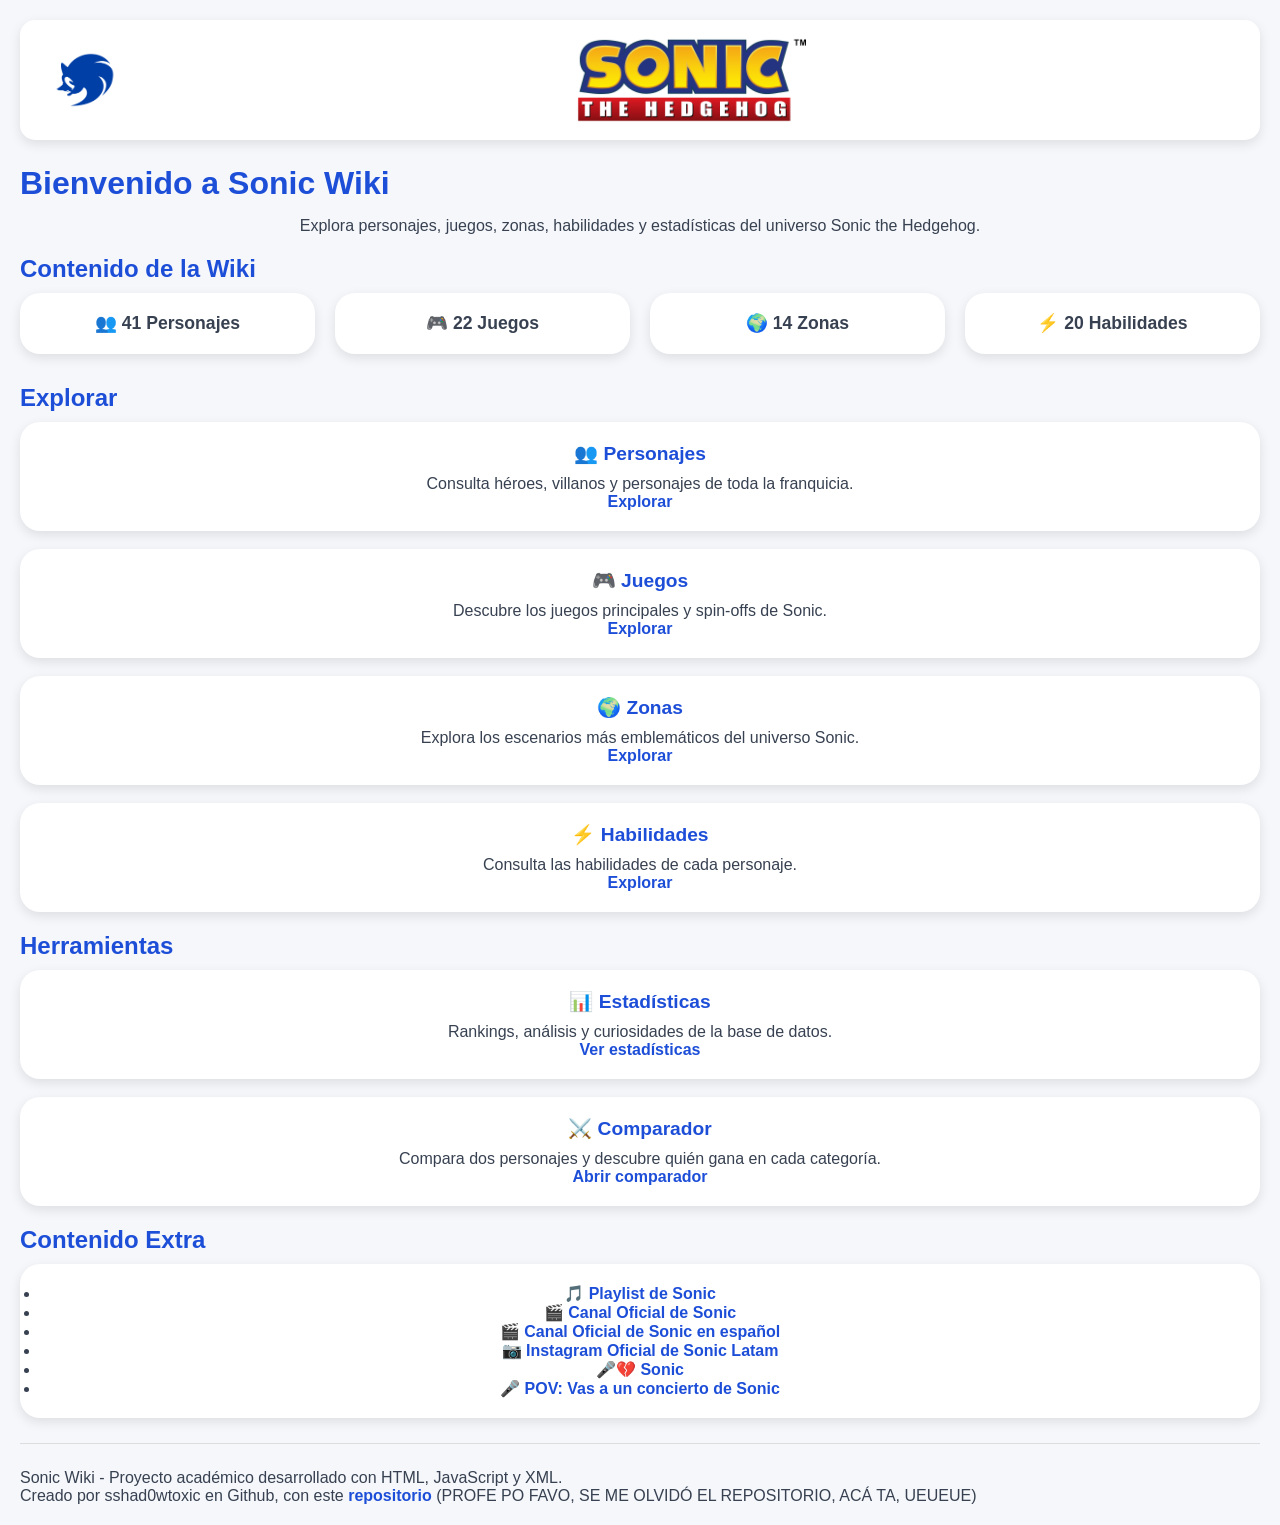
<file: index.html>
<!DOCTYPE html>

<html lang="es">
<head>
    <meta charset="UTF-8">
    <meta name="viewport" content="width=device-width, initial-scale=1.0">
    <title>Sonic Wiki</title>
    <link rel="stylesheet" href="css/estilos.css">
</head>
<body>

<header>

    <img
        src="img/logos/sonicinicio.png"
        alt="Sonic"
        width="80"
    >

    <img
        class="logo-principal"
        src="img/logos/soniclogo.png"
        alt="Sonic Wiki"
        height="90"
    >

</header>

<main>
    <h1>Bienvenido a Sonic Wiki</h1>

    <p style="text-align:center;">
        Explora personajes, juegos, zonas, habilidades y estadísticas
        del universo Sonic the Hedgehog.
    </p>

    <h2>Contenido de la Wiki</h2>

    <div class="estadisticas-grid">

        <div class="card">
            <p>👥 41 Personajes</p>
        </div>

        <div class="card">
            <p>🎮 22 Juegos</p>
        </div>

        <div class="card">
            <p>🌍 14 Zonas</p>
        </div>

        <div class="card">
            <p>⚡ 20 Habilidades</p>
        </div>

    </div>

    <h2>Explorar</h2>

    <div class="menu-principal">

        <div class="card">

            <h3>👥 Personajes</h3>

            <p>
                Consulta héroes, villanos y personajes
                de toda la franquicia.
            </p>

            <a
                href="personajes.html"
                class="link-boton">

                Explorar

            </a>

        </div>

        <br>

        <div class="card">

            <h3>🎮 Juegos</h3>

            <p>
                Descubre los juegos principales
                y spin-offs de Sonic.
            </p>

            <a
                href="juegos.html"
                class="link-boton">

                Explorar

            </a>

        </div>

        <br>

        <div class="card">

            <h3>🌍 Zonas</h3>

            <p>
                Explora los escenarios más emblemáticos
                del universo Sonic.
            </p>

            <a
                href="zonas.html"
                class="link-boton">

                Explorar

            </a>

        </div>

        <br>

        <div class="card">

            <h3>⚡ Habilidades</h3>

            <p>
                Consulta las habilidades
                de cada personaje.
            </p>

            <a
                href="habilidades.html"
                class="link-boton">

                Explorar

            </a>

        </div>

    </div>

    <h2>Herramientas</h2>

    <div class="menu-principal">

        <div class="card">

            <h3>📊 Estadísticas</h3>

            <p>
                Rankings, análisis y curiosidades
                de la base de datos.
            </p>

            <a
                href="estadisticas.html"
                class="link-boton">

                Ver estadísticas

            </a>

        </div>

        <br>

        <div class="card">

            <h3>⚔️ Comparador</h3>

            <p>
                Compara dos personajes y descubre
                quién gana en cada categoría.
            </p>

            <a
                href="comparador.html"
                class="link-boton">

                Abrir comparador

            </a>

        </div>

    </div>

    <h2>Contenido Extra</h2>

    <div class="card">

        <ul>

            <li>
                <a
                    href="https://open.spotify.com/playlist/4oGxW3liF7imGL08ZULAub?si=u1sLQwsnRNe6vY0XGBJjxA"
                    target="_blank">

                    🎵 Playlist de Sonic

                </a>
            </li>

            <li>
                <a
                    href="https://www.youtube.com/@SonictheHedgehog"
                    target="_blank">

                    🎬 Canal Oficial de Sonic

                </a>
            </li>

            <li>
                <a
                    href="https://www.youtube.com/@SonictheHedgehogLATAM"
                    target="_blank">

                    🎬 Canal Oficial de Sonic en español

                </a>
            </li>

            <li>
                <a
                    href="https://www.instagram.com/sonic_latam?utm_source=ig_web_button_share_sheet&igsh=ZDNlZDc0MzIxNw=="
                    target="_blank">

                    📷 Instagram Oficial de Sonic Latam

                </a>
            </li>

            <li>
                <a
                    href="https://vt.tiktok.com/ZSQ6bVYbC/"
                    target="_blank">

                    🎤💔 Sonic

                </a>
            </li>

            <li>
                <a
                    href="https://vt.tiktok.com/ZSQ6gcsvp/"
                    target="_blank">

                    🎤 POV: Vas a un concierto de Sonic

                </a>
            </li>

        </ul>

    </div>

    <hr>
    <footer>

        <p>
            Sonic Wiki - Proyecto académico desarrollado con HTML,
            JavaScript y XML.
        </p>

        <p>
            Creado por sshad0wtoxic en Github, con este <a href="https://github.com/sshad0wtoxic/ordinario-ftw" target="_blank">repositorio</a> (PROFE PO FAVO, SE ME OLVIDÓ EL REPOSITORIO, ACÁ TA, UEUEUE)
        </p>

    </footer>

</main>
</body>
</html>
</file>
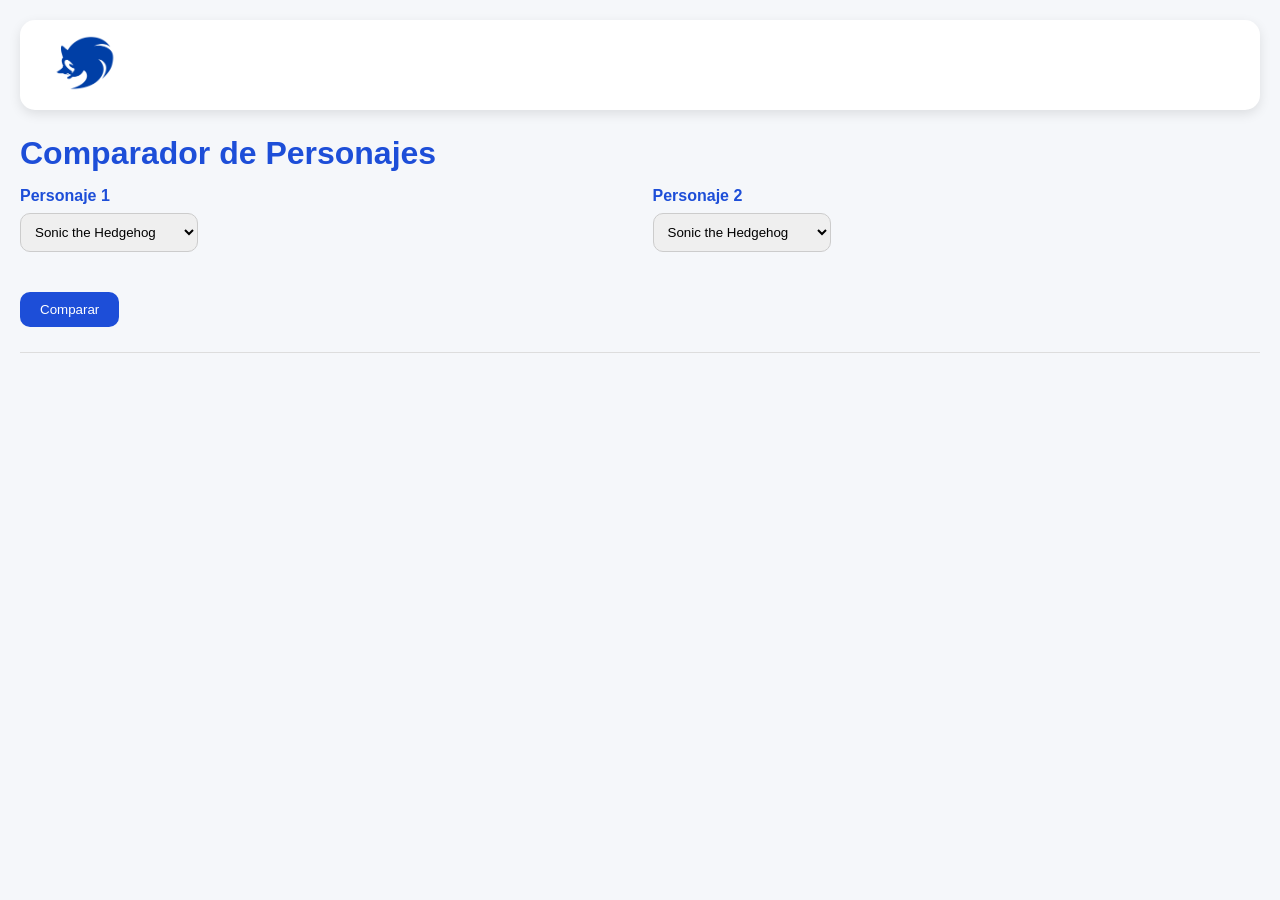
<file: comparador.html>
<!DOCTYPE html>
<html lang="es">
<head>
    <meta charset="UTF-8">
    <title>Comparador</title>
    <link rel="stylesheet" href="css/estilos.css">
</head>
<body>

    <header>
        <a href="index.html">
            <img
                src="img/logos/sonicinicio.png"
                alt="Sonic"
                width="80"
            >
        </a>
    </header>

    <main>

        <h1>Comparador de Personajes</h1>

        <div class="comparador-selectores">

            <div>

                <label for="personaje1">
                    Personaje 1
                </label>

                <select id="personaje1"></select>

            </div>

            <div>

                <label for="personaje2">
                    Personaje 2
                </label>

                <select id="personaje2"></select>

            </div>

        </div>

        <button onclick="comparar()">
            Comparar
        </button>

        <hr>

        <div id="resultado"></div>

    </main>

    <script src="js/modulos/xmlReader.js"></script>
    <script src="js/modulos/personajeManager.js"></script>
    <script src="js/comparador.js"></script>

</body>
</html>
</file>
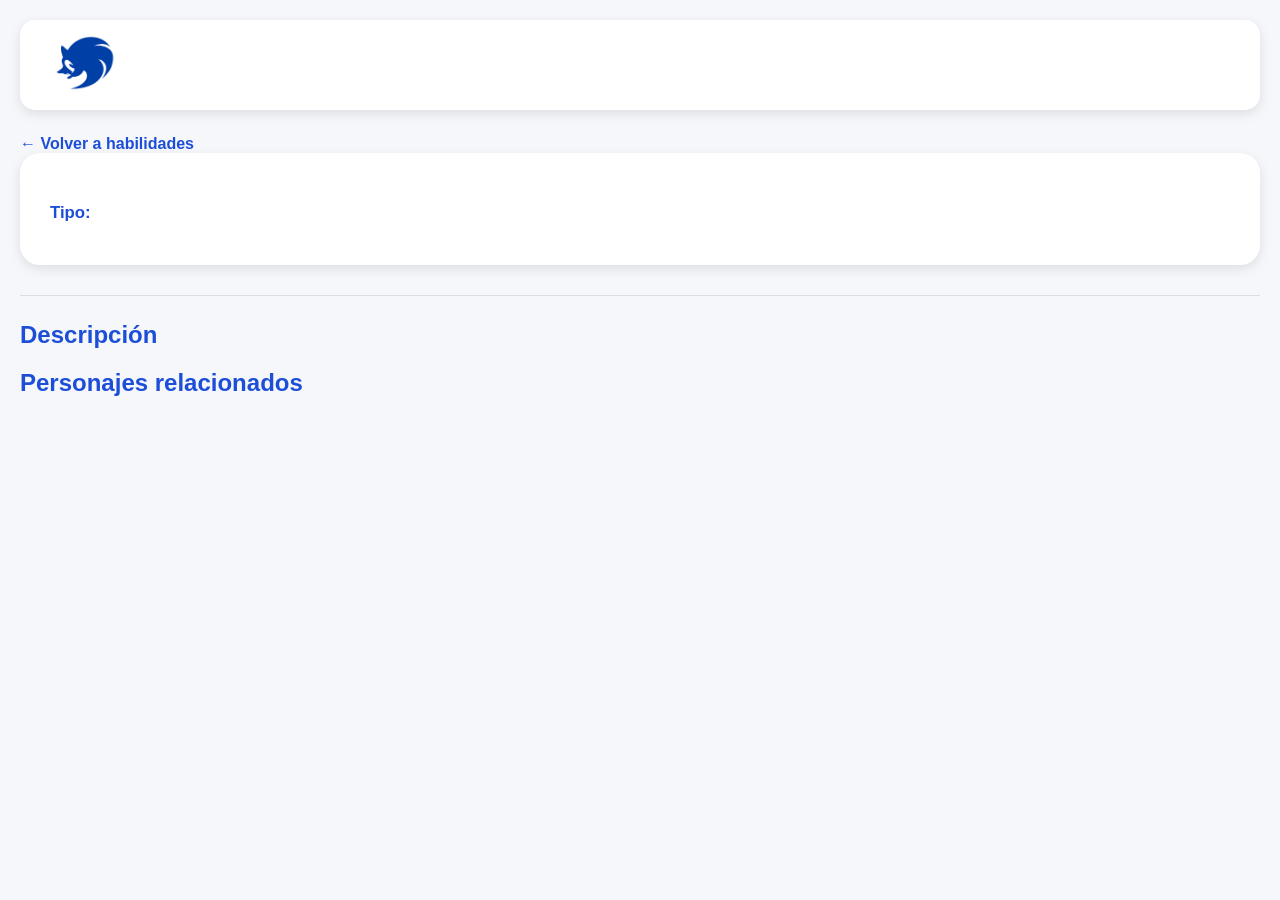
<file: detalleHabilidad.html>
<!DOCTYPE html>
<html lang="en">
<head>
    <meta charset="UTF-8">
    <meta name="viewport" content="width=device-width, initial-scale=1.0">
    <title>Detalles de la habilidad</title>
    <link rel="stylesheet" href="css/estilos.css">
</head>
<body>
    <header>
        <a href="index.html">
            <img
            src="img/logos/sonicinicio.png"
            alt="Sonic"
            width="80"
            >
        </a>
    </header>

    <main>
        <a href="habilidades.html">← Volver a habilidades</a>
        <div class="ficha-detalle">

            <div class="ficha-info">

                <h1 id="nombre"></h1>

                <p>

                    <strong>Tipo:</strong>

                    <span id="tipo"></span>

                </p>

            </div>

        </div>

        <hr>

        <h2>Descripción</h2>

        <p id="descripcion"></p>

        <h2>Personajes relacionados</h2>

        <ul id="listaPersonajes"></ul>

        <script src="js/modulos/xmlReader.js"></script>
        <script src="js/modulos/habilidadManager.js"></script>
        <script src="js/detalleHabilidad.js"></script>
    </main>
</body>
</html>
</file>
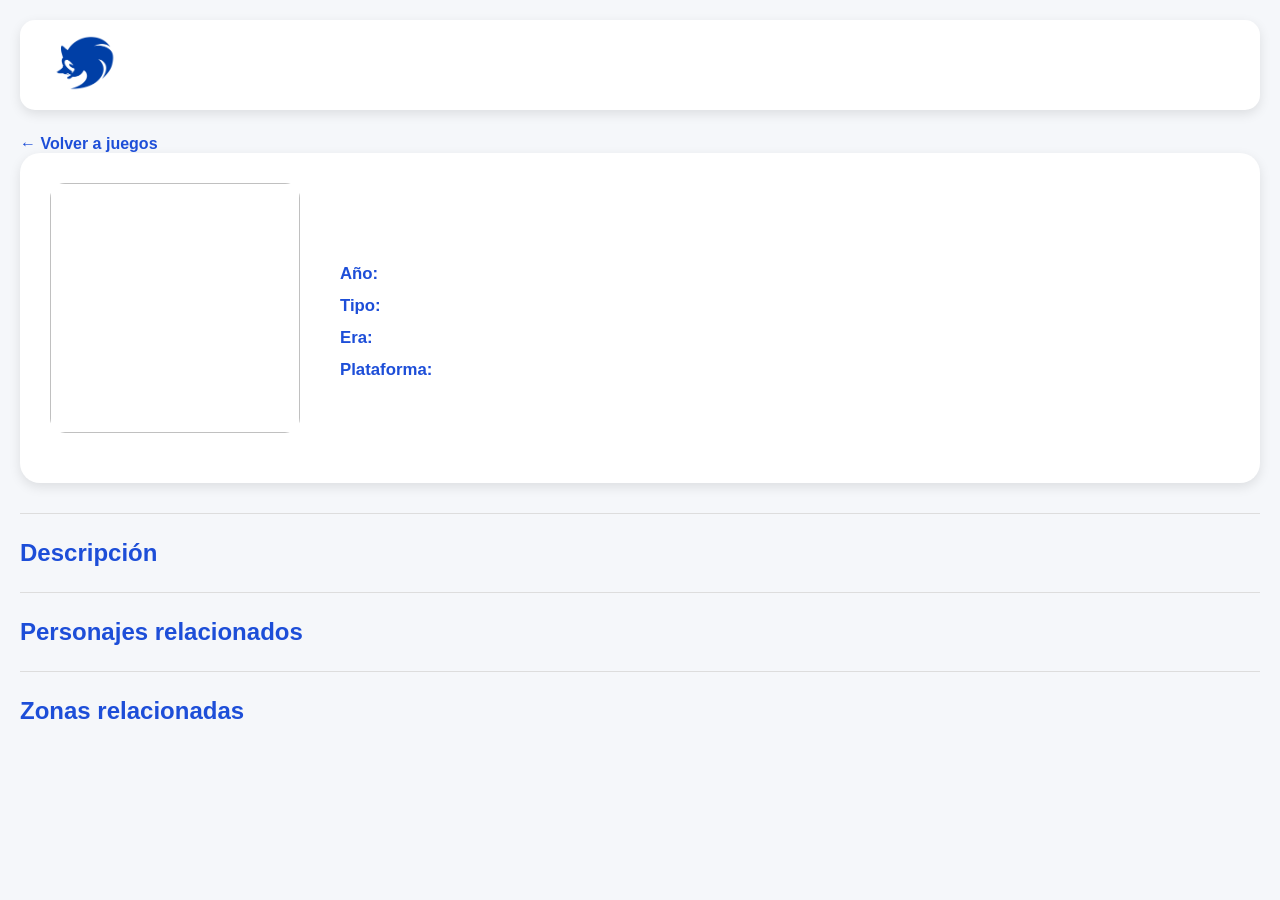
<file: detalleJuego.html>
<!DOCTYPE html>
<html lang="en">
<head>
    <meta charset="UTF-8">
    <meta name="viewport" content="width=device-width, initial-scale=1.0">
    <title>Detalle del Juego</title>
    <link rel="stylesheet" href="css/estilos.css">
</head>

<body>
    <header>
        <a href="index.html">
            <img
            src="img/logos/sonicinicio.png"
            alt="Sonic"
            width="80"
            >
        </a>
    </header>

    <main>
    <a href="juegos.html">← Volver a juegos</a>
    <div class="ficha-detalle">

        <div class="ficha-imagen">

            <img id="imagen">

        </div>

        <div class="ficha-info">

            <h1 id="nombre"></h1>

            <p>
                <strong>Año:</strong>
                <span id="anio"></span>
            </p>

            <p>
                <strong>Tipo:</strong>
                <span id="tipo"></span>
            </p>

            <p>
                <strong>Era:</strong>
                <span id="era"></span>
            </p>

            <p>
                <strong>Plataforma:</strong>
                <span id="plataforma"></span>
            </p>

        </div>

    </div>

    <hr>

    <h2>Descripción</h2>

    <p id="descripcion"></p>


    <hr>

    <h2>Personajes relacionados</h2>
    <ul id="listaPersonajes"></ul>

    <hr>

    <h2>Zonas relacionadas</h2>
    <ul id="listaZonas"></ul>

    <script src="js/modulos/xmlReader.js"></script>
    <script src="js/modulos/juegoManager.js"></script>
    <script src="js/detalleJuego.js"></script>
    </main>
</body>
</html>
</file>
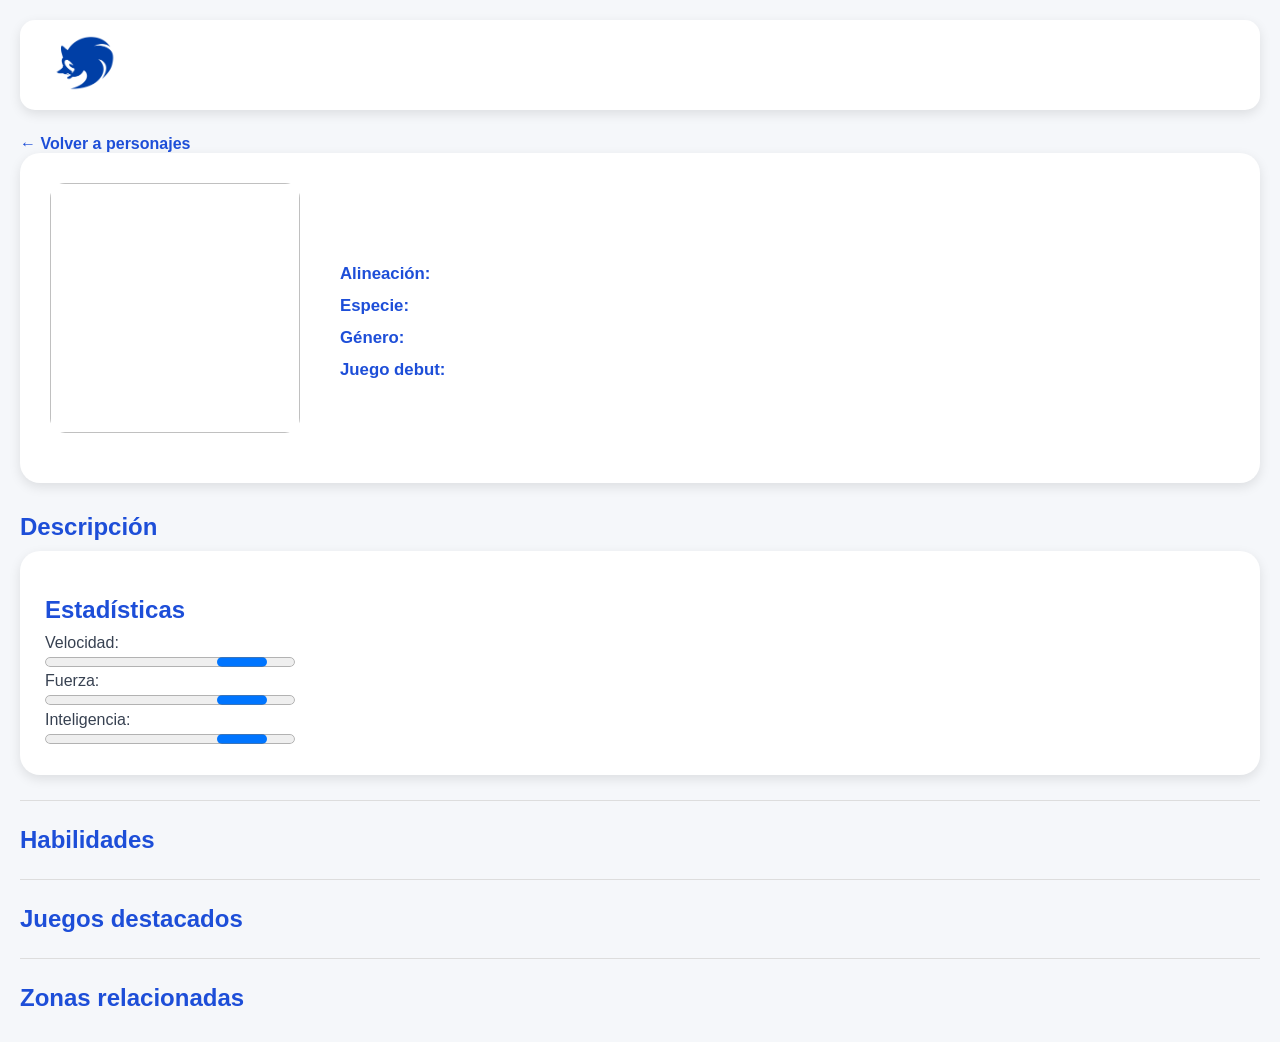
<file: detallePersonaje.html>
<!DOCTYPE html>
<html lang="es">
<head>
    <meta charset="UTF-8">
    <title>Detalle de Personaje</title>
    <link rel="stylesheet" href="css/estilos.css">
</head>
<body>
    <header>
        <a href="index.html">
            <img
            src="img/logos/sonicinicio.png"
            alt="Sonic"
            width="80"
            >
        </a>
    </header>

    <main>
    <a href="personajes.html">← Volver a personajes</a>
    <br>
        <div class="ficha-detalle">

        <div class="ficha-imagen">

            <img id="imagen">

        </div>

        <div class="ficha-info">

            <h1 id="nombre"></h1>

            <p>
                <strong>Alineación:</strong>
                <span id="alineacion"></span>
            </p>

            <p>
                <strong>Especie:</strong>
                <span id="especie"></span>
            </p>

            <p>
                <strong>Género:</strong>
                <span id="genero"></span>
            </p>

            <p>
                <strong>Juego debut:</strong>
                <span id="juegoDebut"></span>
            </p>

        </div>

    </div>

    <h2>Descripción</h2>
    <p id="descripcion"></p>

    <div class="estadisticas">
        <!--Estadísticas del personaje-->
        <h2>Estadísticas</h2>

        <p>
            Velocidad: <span id="valorVelocidad"></span>
        </p>
        <progress id="velocidad" max="100"></progress>

        <p>
            Fuerza: <span id="valorFuerza"></span>
        </p>
        <progress id="fuerza" max="100"></progress>

        <p>
            Inteligencia: <span id="valorInteligencia"></span>
        </p>
        <progress id="inteligencia" max="100"></progress>

    </div>

        <!--Habilidades del personaje-->
        <hr>

        <h2>Habilidades</h2>

        <ul id="listaHabilidades"></ul>

        <!--Juegos en los que aparece-->
        <hr>

        <h2>Juegos destacados</h2>

        <ul id="listaJuegos"></ul>

        <!--Zonas relacionadas al personaje-->
        <hr>
        
        <h2>Zonas relacionadas</h2>

        <ul id="listaZonas"></ul>



    </div>

    <script src="js/modulos/xmlReader.js"></script>
    <script src="js/modulos/personajeManager.js"></script>
    <script src="js/modulos/habilidadManager.js"></script>
    <script src="js/modulos/juegoManager.js"></script>
    <script src="js/modulos/zonasManager.js"></script>
    <script src="js/detallePersonaje.js"></script>
</main>
</body>
</html>
</file>
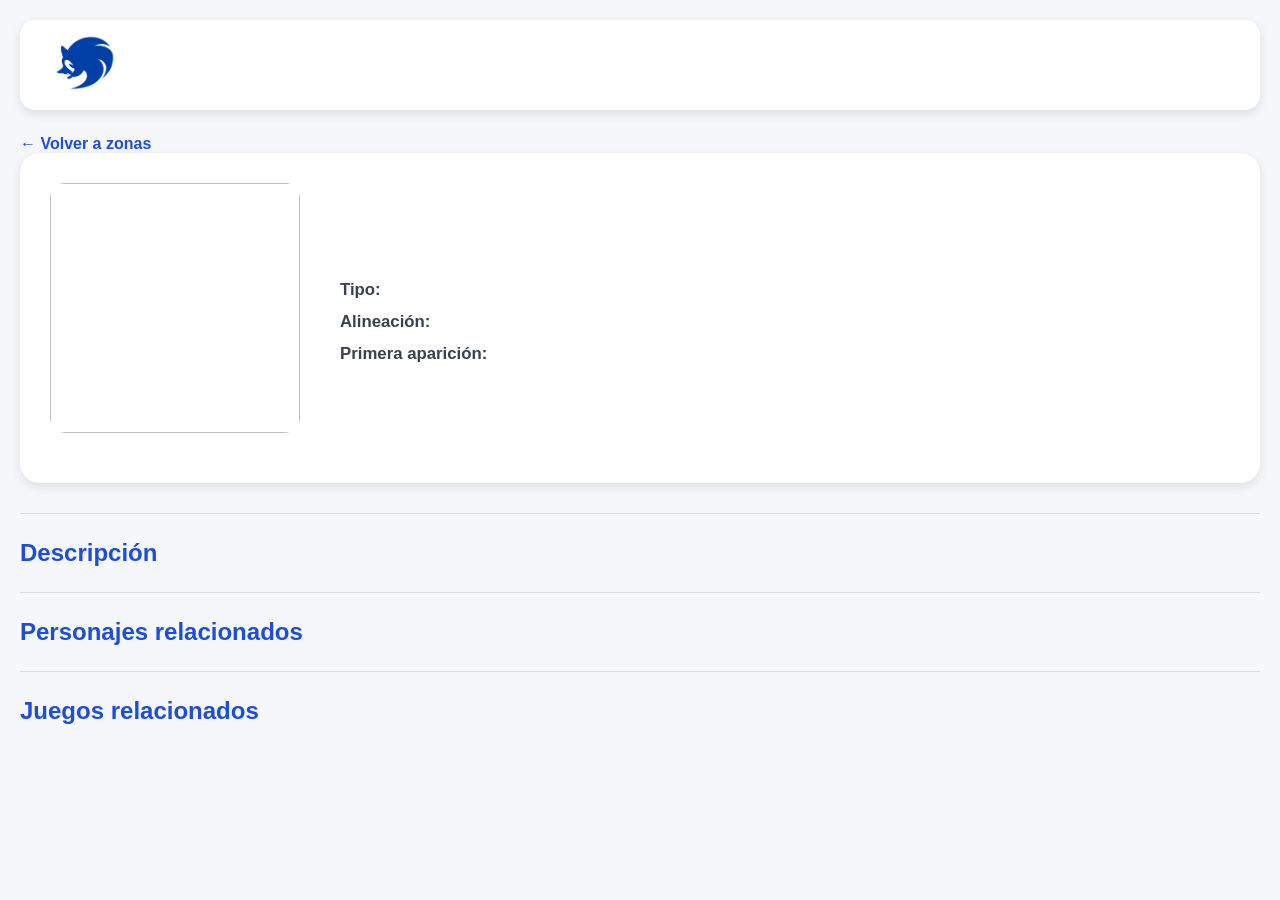
<file: detalleZona.html>
<!DOCTYPE html>
<html lang="en">
<head>
    <meta charset="UTF-8">
    <meta name="viewport" content="width=device-width, initial-scale=1.0">
    <title>Detalles de la zona</title>
    <link rel="stylesheet" href="css/estilos.css">
</head>
<body>

    <header>
        <a href="index.html">
            <img
            src="img/logos/sonicinicio.png"
            alt="Sonic"
            width="80"
            >
        </a>
    </header>
    
    <main>
    <a href="zonas.html">← Volver a zonas</a>

    <div class="ficha-detalle">

        <div class="ficha-imagen">

            <img id="imagen">

        </div>

        <div class="ficha-info">

            <h1 id="nombre"></h1>

            <p>
                <b>Tipo:</b>
                <span id="tipo"></span>
            </p>

            <p>
                <b>Alineación:</b>
                <span id="alineacion"></span>
            </p>

            <p>
                <b>Primera aparición:</b>
                <span id="primeraAparicion"></span>
            </p>

        </div>

    </div>

    <hr>

    <h2>Descripción</h2>

    <p id="descripcion"></p>
        <hr>

        <h2>Personajes relacionados</h2>
        <ul id="listaPersonajes"></ul>

        <hr>

        <h2>Juegos relacionados</h2>
        <ul id="listaJuegos"></ul>

    <script src="js/modulos/xmlReader.js"></script>
    <script src="js/modulos/zonasManager.js"></script>
    <script src="js/modulos/juegoManager.js"></script>
    <script src="js/detalleZona.js"></script>
    </main>
</body>
</html>
</file>
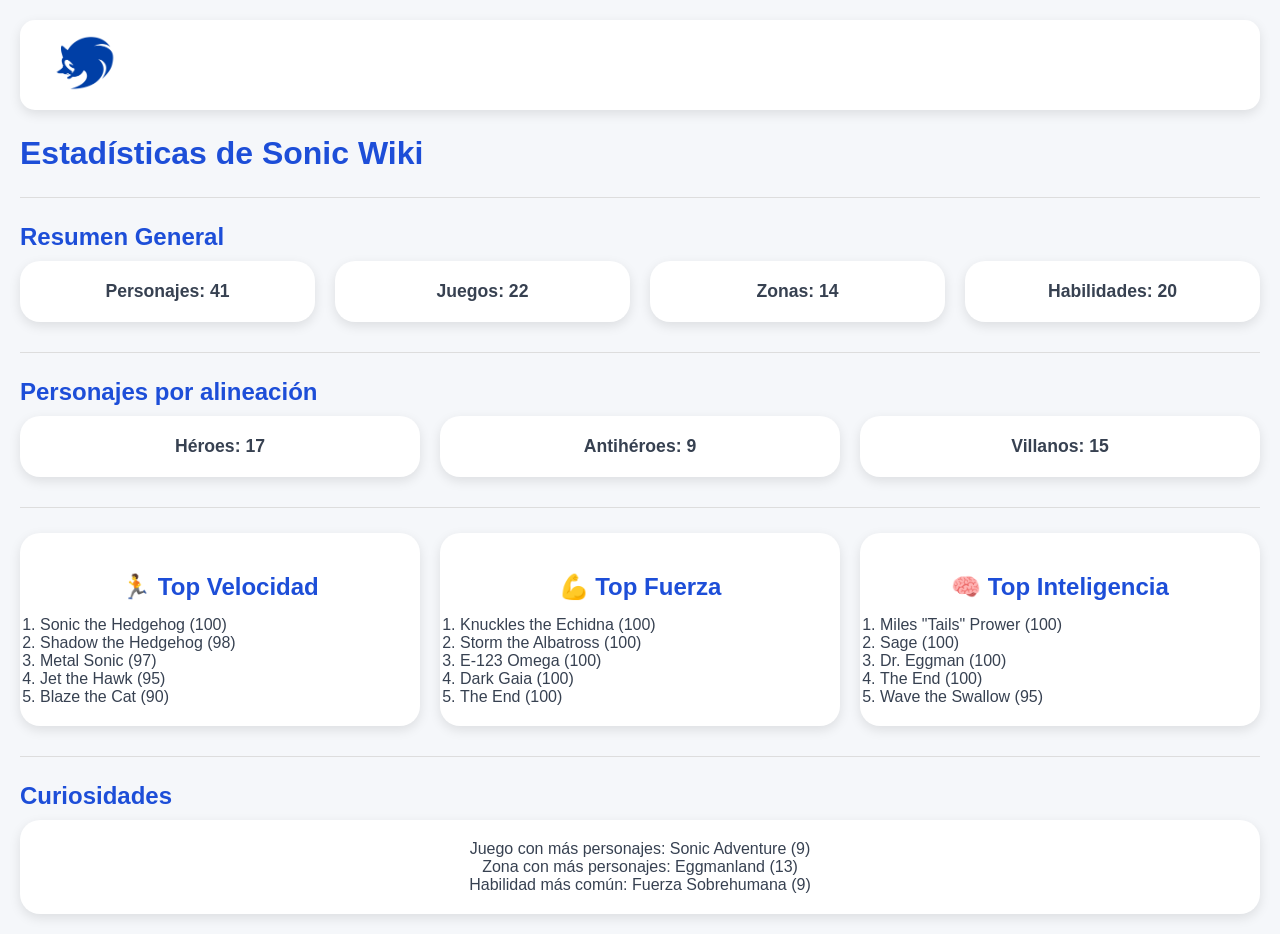
<file: estadisticas.html>
<!DOCTYPE html>
<html lang="es">
<head>
    <meta charset="UTF-8">
    <title>Estadísticas</title>
    <link rel="stylesheet" href="css/estilos.css">
</head>
<body>
    <header>
        <a href="index.html">
            <img
            src="img/logos/sonicinicio.png"
            alt="Sonic"
            width="80"
            >
        </a>
    </header>
    
    <main>
    <h1>Estadísticas de Sonic Wiki</h1>
    <hr>
    <h2>Resumen General</h2>

    <div class="estadisticas-grid">

        <div class="card">
            <p id="totalPersonajes"></p>
        </div>

        <div class="card">
            <p id="totalJuegos"></p>
        </div>

        <div class="card">
            <p id="totalZonas"></p>
        </div>

        <div class="card">
            <p id="totalHabilidades"></p>
        </div>

    </div>
    <hr>

    <h2>Personajes por alineación</h2>

    <div class="estadisticas-grid">

        <div class="card">
            <p id="heroes"></p>
        </div>

        <div class="card">
            <p id="antiheroes"></p>
        </div>

        <div class="card">
            <p id="villanos"></p>
        </div>

    </div>

    <hr>

    <div class="estadisticas-grid">

        <div class="card">

            <h2>🏃 Top Velocidad</h2>

            <ol id="topVelocidad"></ol>

        </div>

        <div class="card">

            <h2>💪 Top Fuerza</h2>

            <ol id="topFuerza"></ol>

        </div>

        <div class="card">

            <h2>🧠 Top Inteligencia</h2>

            <ol id="topInteligencia"></ol>

        </div>

    </div>

    <hr>
    

    <h2>Curiosidades</h2>

    <div class="card">

        <p id="juegoMasPersonajes"></p>

        <p id="zonaMasPersonajes"></p>

        <p id="habilidadMasComun"></p>

    </div>

    <script src="js/modulos/xmlReader.js"></script>
    <script src="js/estadisticas.js"></script>
    </main>
</body>
</html>
</file>
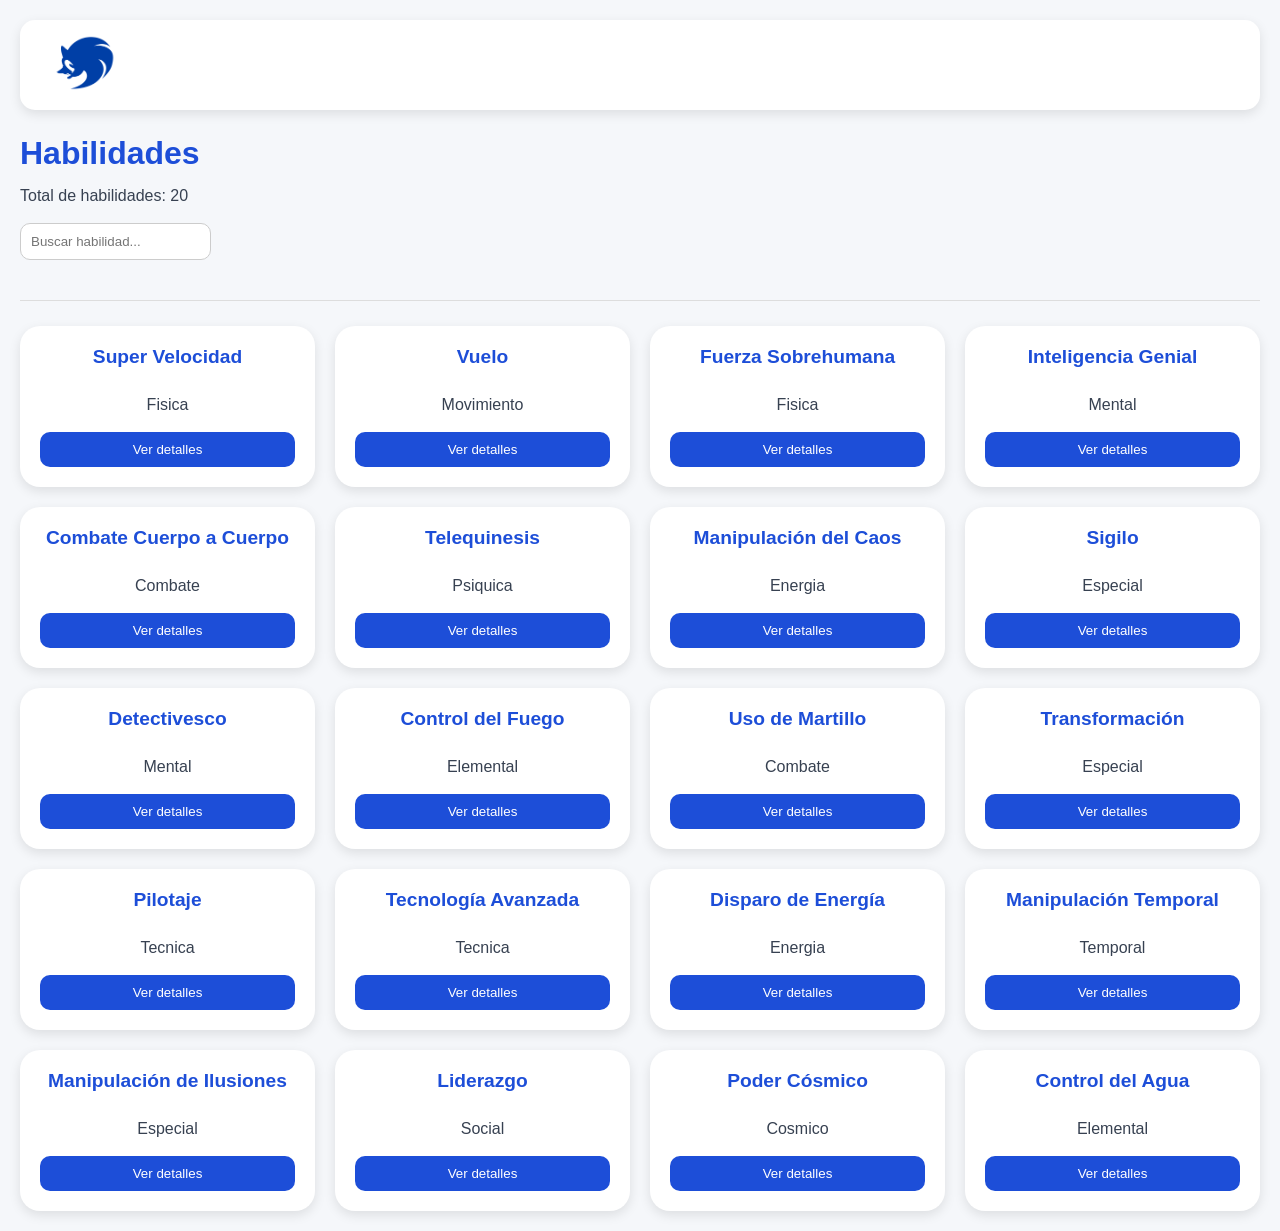
<file: habilidades.html>
<!DOCTYPE html>
<html lang="en">
<head>
    <meta charset="UTF-8">
    <meta name="viewport" content="width=device-width, initial-scale=1.0">
    <title>Habilidades</title>
    <link rel="stylesheet" href="css/estilos.css">
</head>
<body>
    <header>
        <a href="index.html">
            <img
            src="img/logos/sonicinicio.png"
            alt="Sonic"
            width="80"
            >
        </a>
    </header>

    <main>
    <h1>Habilidades</h1>

    <p id="contador"></p>
    <br>

    <input
        type="text"
        id="buscador"
        placeholder="Buscar habilidad..."
    >

    <hr>

    <div id="contenedorHabilidades"></div>


    <script src="js/modulos/xmlReader.js"></script>
    <script src="js/modulos/habilidadManager.js"></script>
    <script src="js/habilidades.js"></script>
    </main>
</body>
</html>
</file>
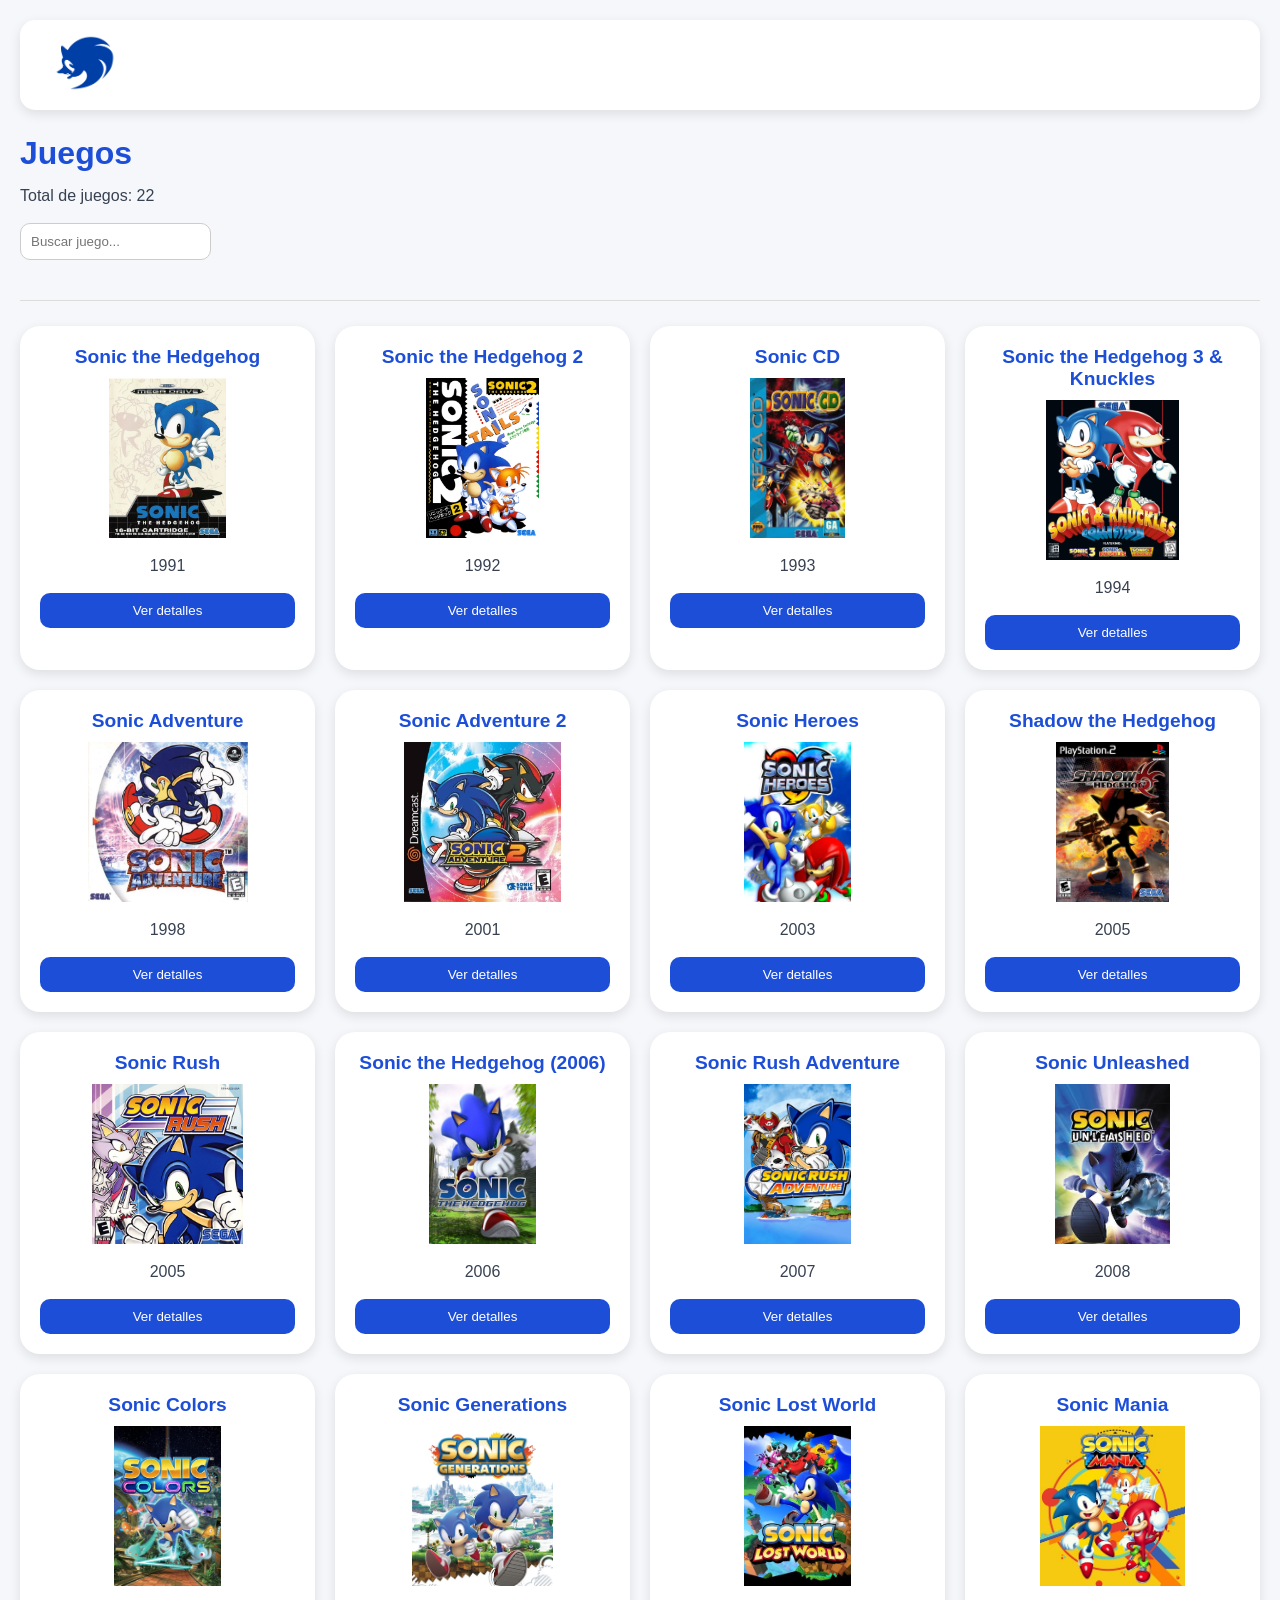
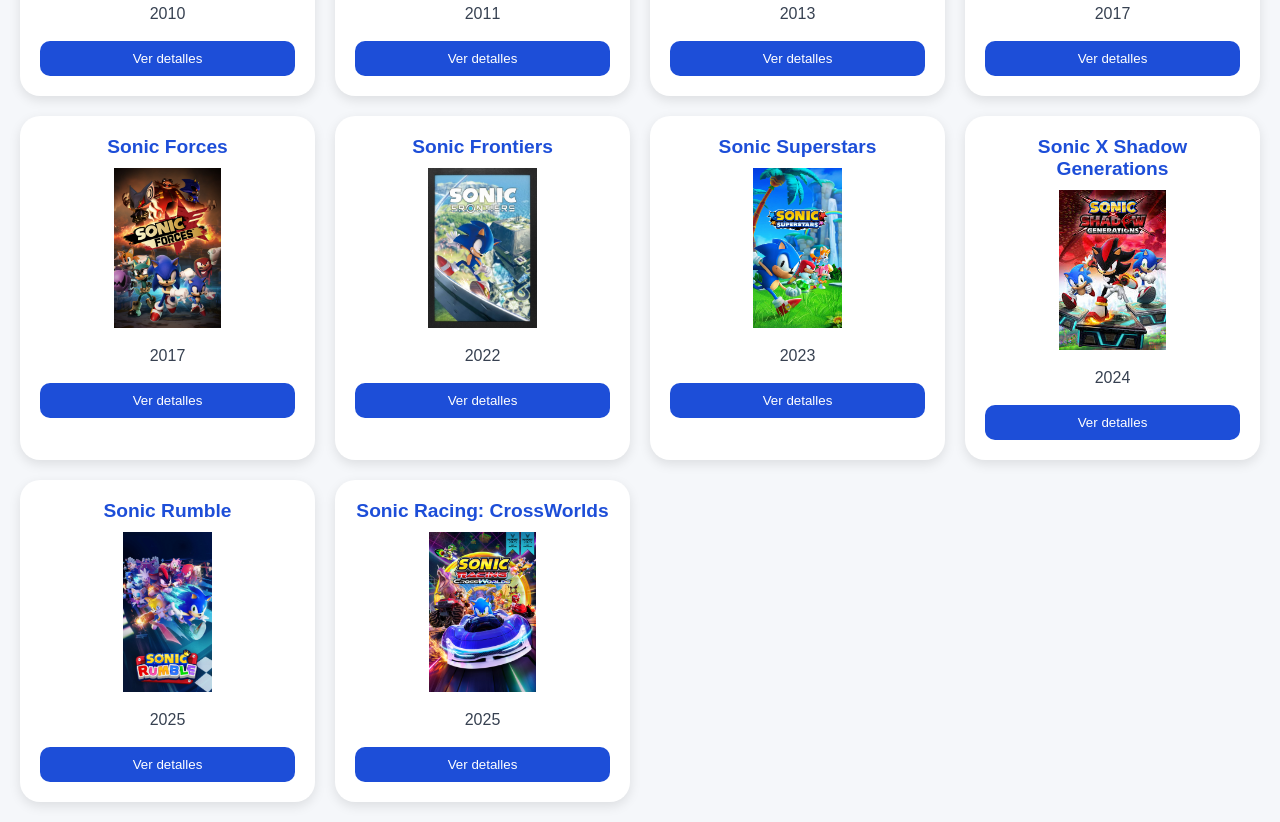
<file: juegos.html>
<!DOCTYPE html>
<html lang="es">
<head>
    <meta charset="UTF-8">
    <meta name="viewport" content="width=device-width, initial-scale=1.0">
    <title>Juegos</title>
    <link rel="stylesheet" href="css/estilos.css">
</head>
<body>
    <header>
        <a href="index.html">
            <img
            src="img/logos/sonicinicio.png"
            alt="Sonic"
            width="80"
            >
        </a>
    </header>

    <main>
    <h1>Juegos</h1>

    <p id="contador"></p>
    <br>
    <input
        type="text"
        id="buscador"
        placeholder="Buscar juego..."
    >

    <hr>

    <div id="contenedorJuegos"></div>
    
    <script src="js/modulos/xmlReader.js"></script>
    <script src="js/modulos/juegoManager.js"></script>
    <script src="js/juegos.js"></script>
    </main>
</body>
</html>
</file>
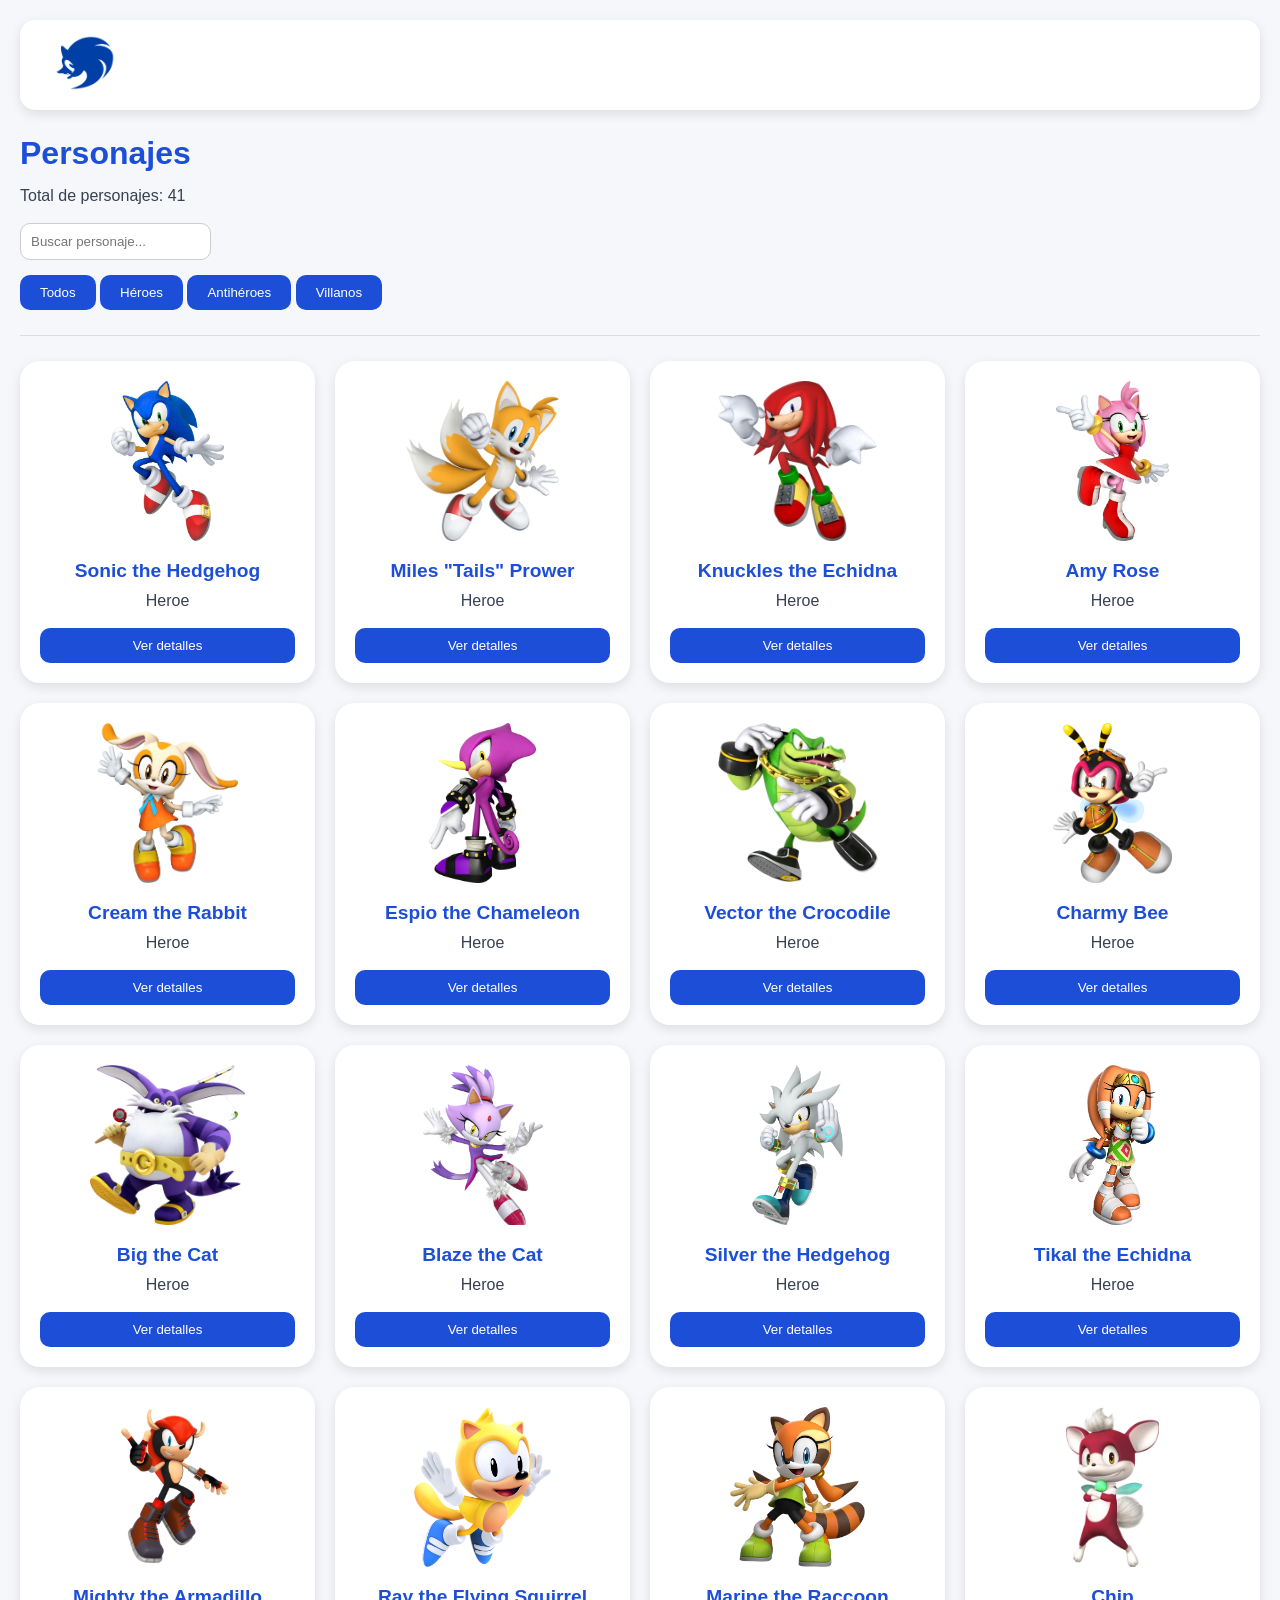
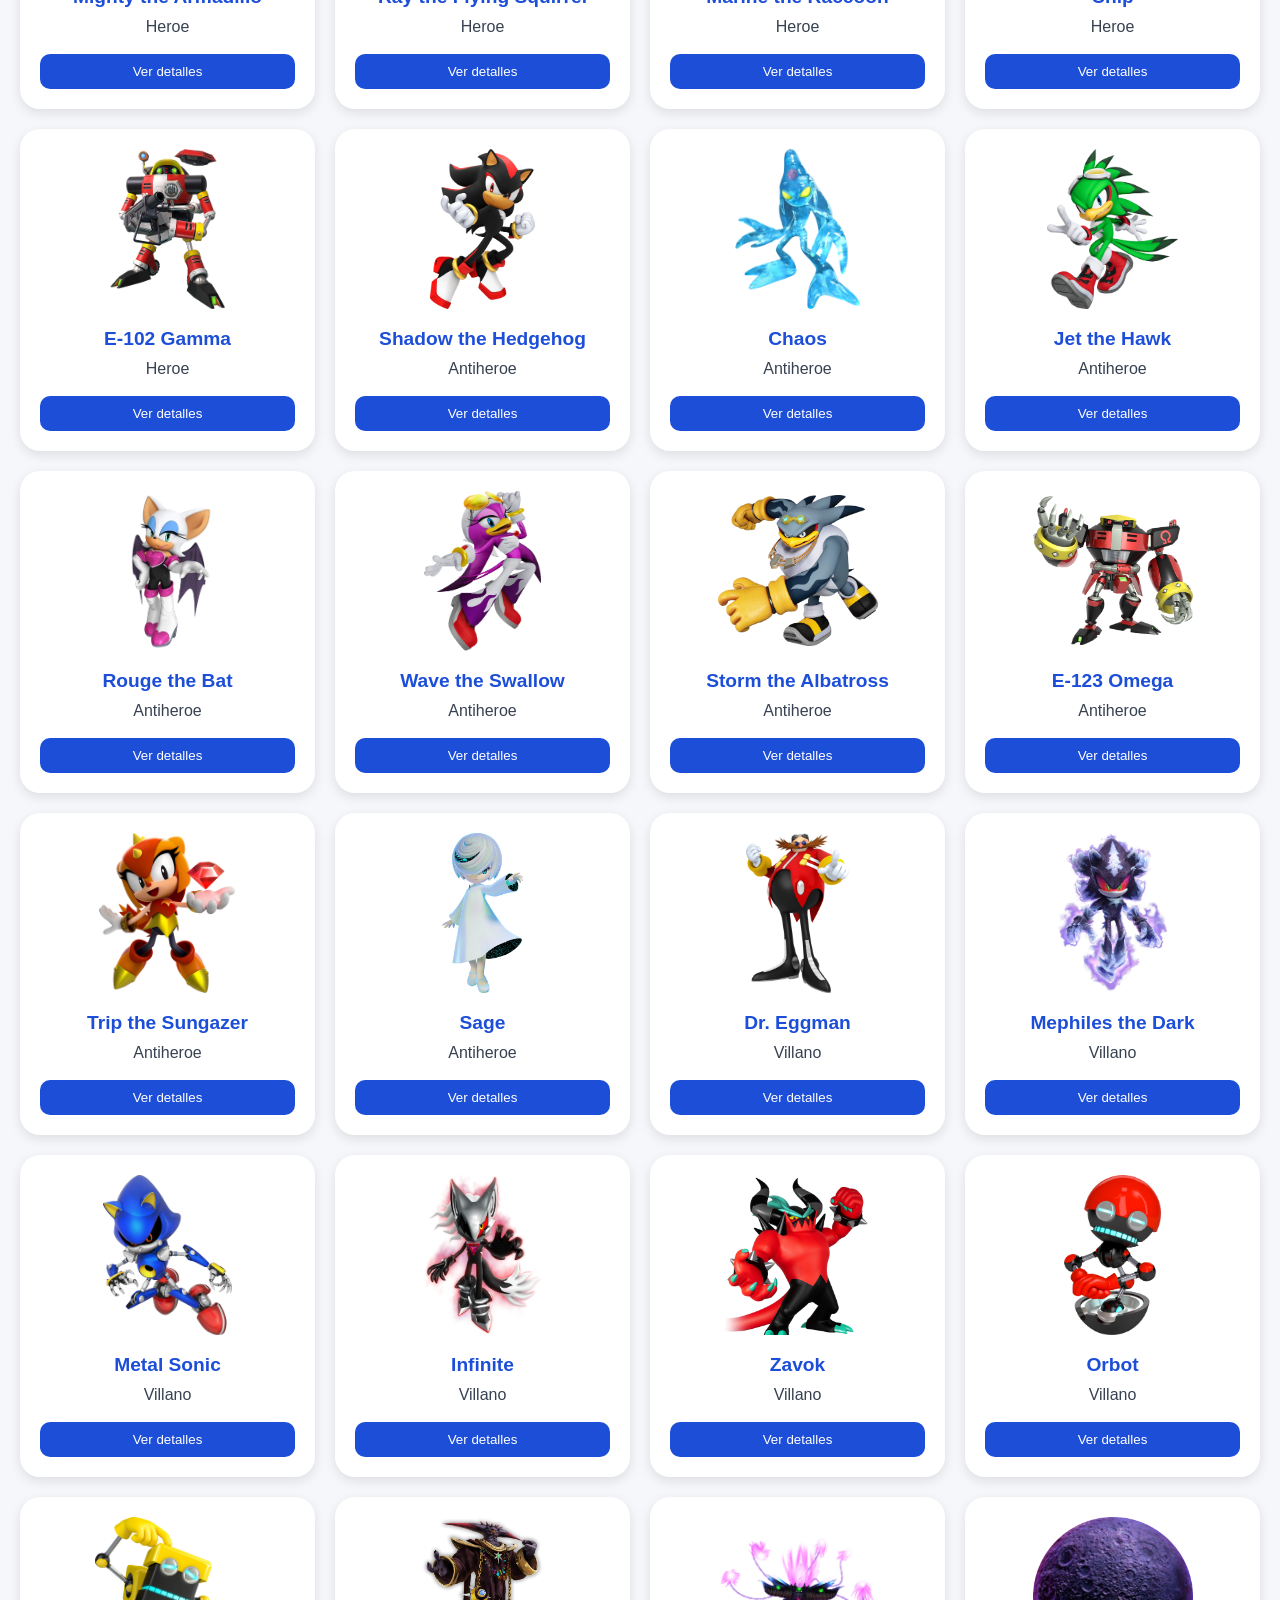
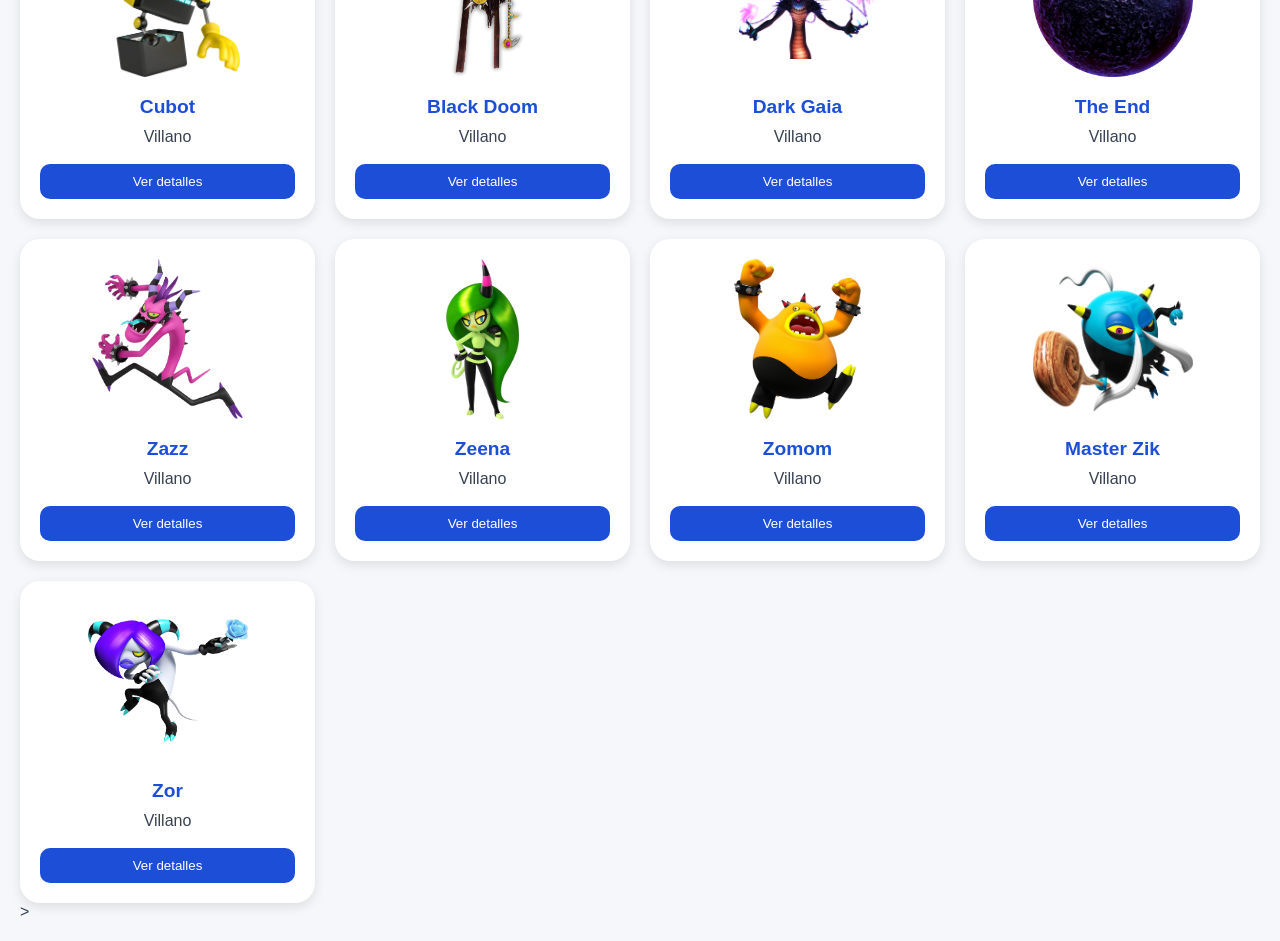
<file: personajes.html>
<!DOCTYPE html>
<html lang="es">
<head>
    <meta charset="UTF-8">
    <title>Personajes</title>
    <link rel="stylesheet" href="css/estilos.css">
</head>
<body>
    <header>
        <a href="index.html">
            <img
            src="img/logos/sonicinicio.png"
            alt="Sonic"
            width="80"
            >
        </a>
    </header>
    
    <main>
        <h1>Personajes</h1>

        <p id="contador"></p>
        <br>

        <input
            type="text"
            id="buscador"
            placeholder="Buscar personaje..."
        >

        <div class="filtros"> 

        <button onclick="filtrar('Todos')">Todos</button>
        <button onclick="filtrar('Heroe')">Héroes</button>
        <button onclick="filtrar('Antiheroe')">Antihéroes</button>
        <button onclick="filtrar('Villano')">Villanos</button>

        <hr>

        <div id="contenedorPersonajes"></div>

        <script src="js/personajes.js"></script>
    </main>
</body>
</html>>
</file>
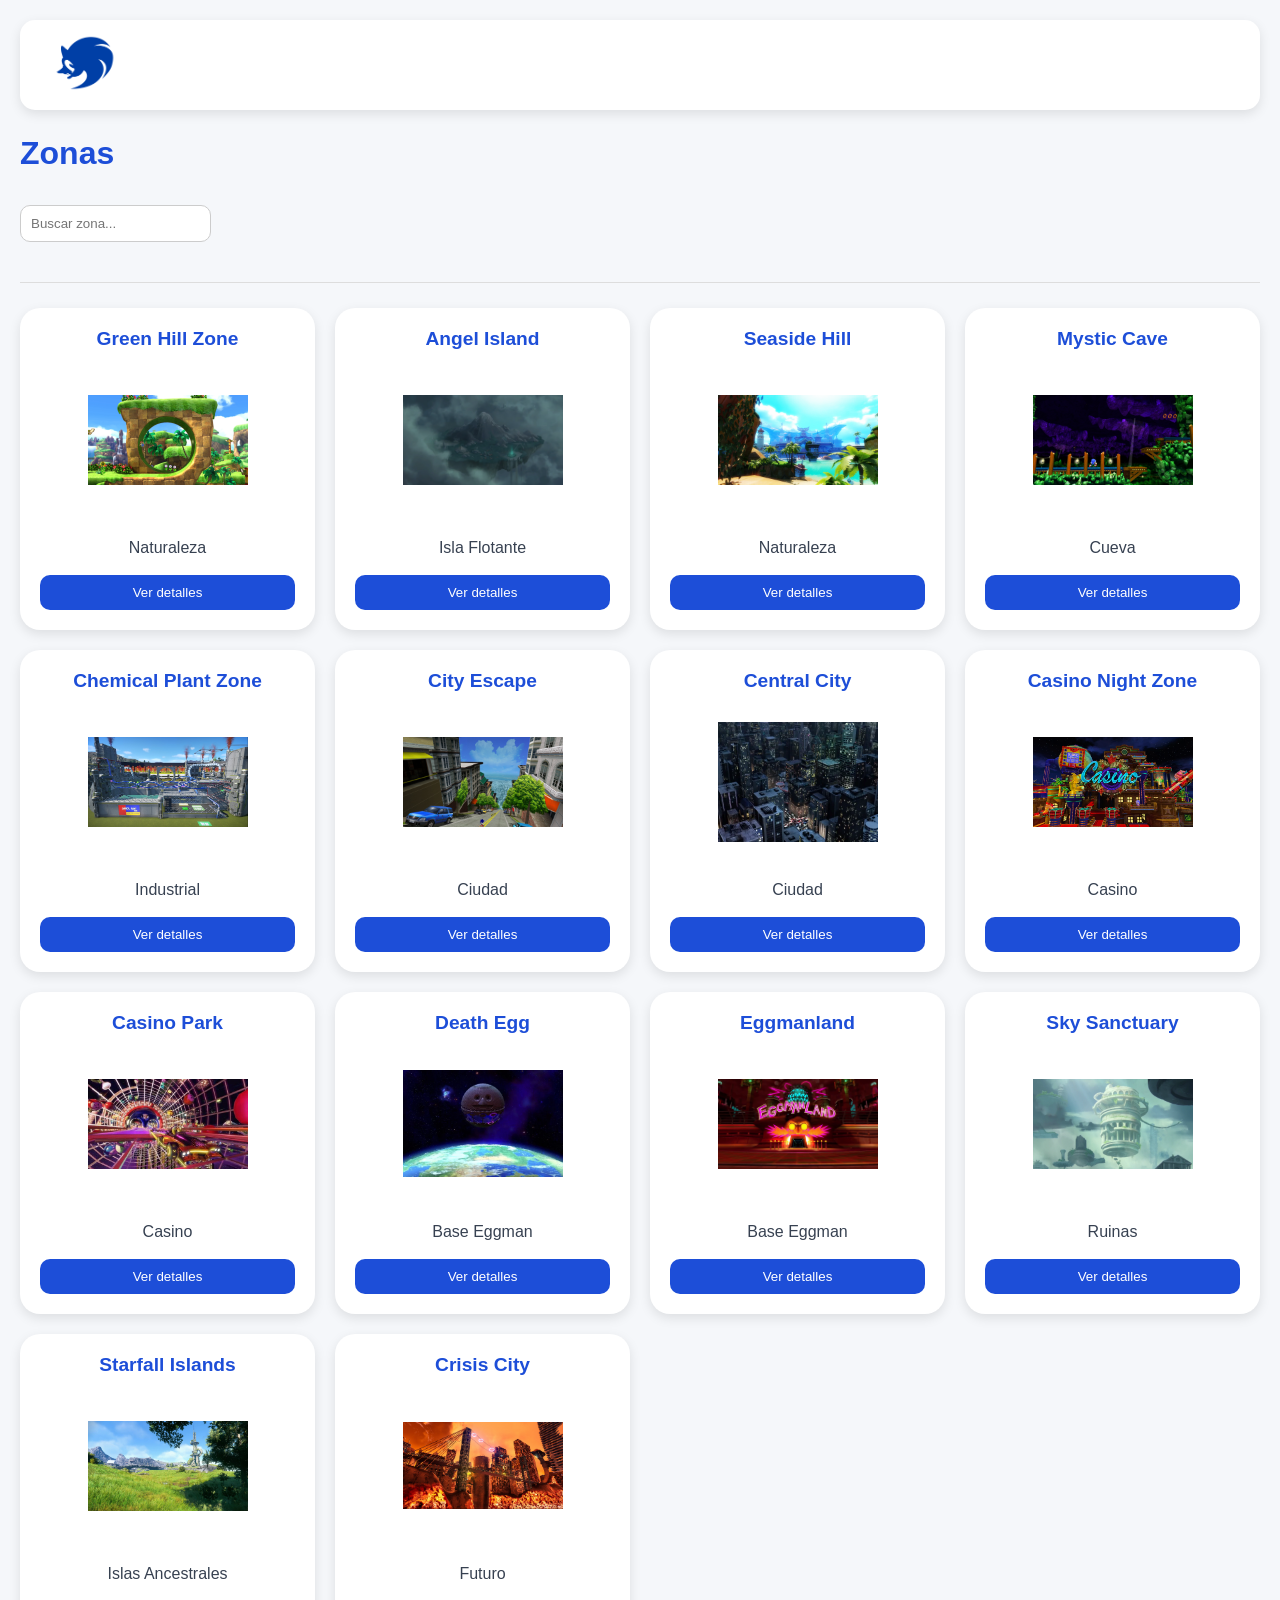
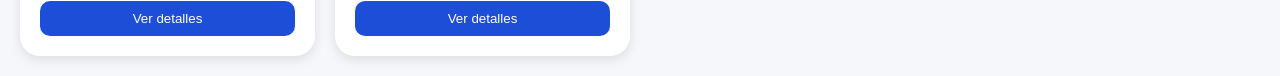
<file: zonas.html>
<!DOCTYPE html>
<html lang="en">
<head>
    <meta charset="UTF-8">
    <meta name="viewport" content="width=device-width, initial-scale=1.0">
    <title>Zonas</title>
    <link rel="stylesheet" href="css/estilos.css">
</head>
<body>
    <header>
        <a href="index.html">
            <img
            src="img/logos/sonicinicio.png"
            alt="Sonic"
            width="80"
            >
        </a>
    </header>
    
    <main>
    <h1>Zonas</h1>

    <p id="contador"></p>
    <br>

    <input
        type="text"
        id="buscador"
        placeholder="Buscar zona..."
    >

    <hr>

    <div id="contenedorZonas"></div>

    <script src="js/modulos/xmlReader.js"></script>
    <script src="js/modulos/zonasManager.js"></script>
    <script src="js/zonas.js"></script>
    </main>
</body>
</html>
</file>
<file: css/estilos.css>
/* ==========================
    VARIABLES
========================== */

:root {

    --azul-sonic: #1D4ED8;
    --azul-claro: #3B82F6;

    --amarillo-sonic: #FACC15;

    --blanco: #FFFFFF;

    --gris-fondo: #F5F7FA;

    --gris-texto: #374151;

    --sombra:
        0 4px 12px rgba(
            0,0,0,.1
        );
}

/* ==========================
    GENERAL
========================== */

* {

    margin: 0;

    padding: 0;

    box-sizing: border-box;
}

body {

    background-color:
        var(--gris-fondo);

    font-family:
        Arial,
        Helvetica,
        sans-serif;

    color:
        var(--gris-texto);

    padding: 20px;
}

/* ==========================
    HEADER
========================== */

header {

    background-color:
        var(--blanco);

    padding: 15px 25px;

    margin-bottom: 25px;

    border-radius: 15px;

    box-shadow:
        var(--sombra);

    display: flex;

    align-items: center;

    gap: 20px;
}


.logo-principal {

    margin: 0 auto;
}

/* ==========================
    TITULOS
========================== */

h1 {

    color:
        var(--azul-sonic);

    margin-bottom: 15px;
}

h2 {

    color:
        var(--azul-sonic);

    margin-top: 20px;

    margin-bottom: 10px;
}

h3 {

    color:
        var(--azul-sonic);
}

/* ==========================
    LINKS
========================== */

a {

    color:
        var(--azul-sonic);

    text-decoration: none;

    font-weight: bold;
}

a:hover {

    text-decoration: underline;
}

/* ==========================
    BOTONES
========================== */

button {

    background:
        var(--azul-sonic);

    color:
        white;

    border: none;

    padding:
        10px 20px;

    border-radius: 10px;

    cursor: pointer;

    transition: .2s;
}

button:hover {

    background:
        var(--azul-claro);
}

/* ==========================
    INPUTS
========================== */

input,
select {

    padding: 10px;

    border-radius: 10px;

    border:
        1px solid #ccc;

    margin-bottom: 15px;
}

/* ==========================
    TARJETAS
========================== */

.card {

    background: white;

    border-radius: 20px;

    padding: 20px;

    box-shadow: var(--sombra);

    text-align: center;

    transition: .2s;
}

.card img {

    width: 160px;

    height: 160px;

    object-fit: contain;

    margin-bottom: 15px;
}

.card h3 {

    margin-bottom: 10px;

    font-size: 1.2rem;
}

.card button {

    width: 100%;
}

.estadisticas {

    background: white;

    padding: 25px;

    border-radius: 20px;

    box-shadow: var(--sombra);
}

/* ==========================
    CONTENEDORES
========================== */

#contenedorPersonajes,
#contenedorJuegos,
#contenedorZonas,
#contenedorHabilidades {

    display: grid;

    grid-template-columns:
        repeat(
            auto-fill,
            minmax(250px, 1fr)
        );

    gap: 20px;
}

/* ==========================
    FICHAS DETALLE
========================== */

.ficha-detalle {

    display: flex;

    gap: 40px;

    align-items: center;

    background: white;

    padding: 30px;

    border-radius: 20px;

    box-shadow: var(--sombra);

    margin-bottom: 30px;
}

.ficha-imagen {

    flex-shrink: 0;
}

.ficha-imagen img {

    width: 250px;

    height: 250px;

    object-fit: contain;
}

.ficha-info {

    flex: 1;
}

.ficha-info p {

    margin-bottom: 12px;

    font-size: 1.05rem;
}

.ficha-info strong {

    color: var(--azul-sonic);
}

.ficha-info h1 {

    text-align: left;

    margin-bottom: 20px;
}
/* ==========================
    DETALLES
========================== */

#imagen {

    display: block;

    margin-bottom: 20px;

    border-radius: 15px;
}

.alineacion {

    display: inline-block;

    padding: 6px 12px;

    border-radius: 999px;

    background: #DBEAFE;

    color: #1D4ED8;

    font-weight: bold;

    margin-bottom: 15px;
}

/* ==========================
    BARRAS
========================== */

progress {

    width: 250px;

    height: 20px;
}

/* ==========================
    SEPARADORES
========================== */

hr {

    margin:
        25px 0;

    border:
        none;

    border-top:
        1px solid #ddd;
}

/* ==========================
   ESTADISTICAS
========================== */

.estadisticas-grid {

    display: grid;

    grid-template-columns:
        repeat(
            auto-fit,
            minmax(
                250px,
                1fr
            )
        );

    gap: 20px;

    margin-bottom: 30px;
}

.estadisticas-grid .card {

    text-align: center;
}

.estadisticas-grid p {

    font-size: 1.1rem;

    font-weight: bold;
}

.estadisticas-grid ol {

    text-align: left;

    margin-top: 15px;
}

.comparador-selectores {

    display: grid;

    grid-template-columns:
        1fr 1fr;

    gap: 25px;

    margin-bottom: 25px;
}

.comparador-selectores label {

    display: block;

    margin-bottom: 8px;

    font-weight: bold;

    color: var(--azul-sonic);
}

/* ==========================
   COMPARADOR
========================== */

.comparador-selectores {

    display: grid;

    grid-template-columns: 1fr 1fr;

    gap: 25px;

    margin-bottom: 25px;
}

.comparador-selectores label {

    display: block;

    margin-bottom: 8px;

    font-weight: bold;

    color: var(--azul-sonic);
}

.duelo {

    display: flex;

    justify-content: center;

    align-items: center;

    gap: 50px;

    margin-bottom: 30px;
}

.competidor {

    text-align: center;
}

.competidor img {

    width: 200px;

    height: 200px;

    object-fit: contain;
}

.vs {

    font-size: 3rem;

    font-weight: bold;

    color: var(--azul-sonic);
}

.ganador-general {

    background: white;

    padding: 25px;

    border-radius: 20px;

    box-shadow: var(--sombra);

    text-align: center;

    margin-top: 25px;
}

.ganador-general h1 {

    color: var(--azul-sonic);
}
</file>
